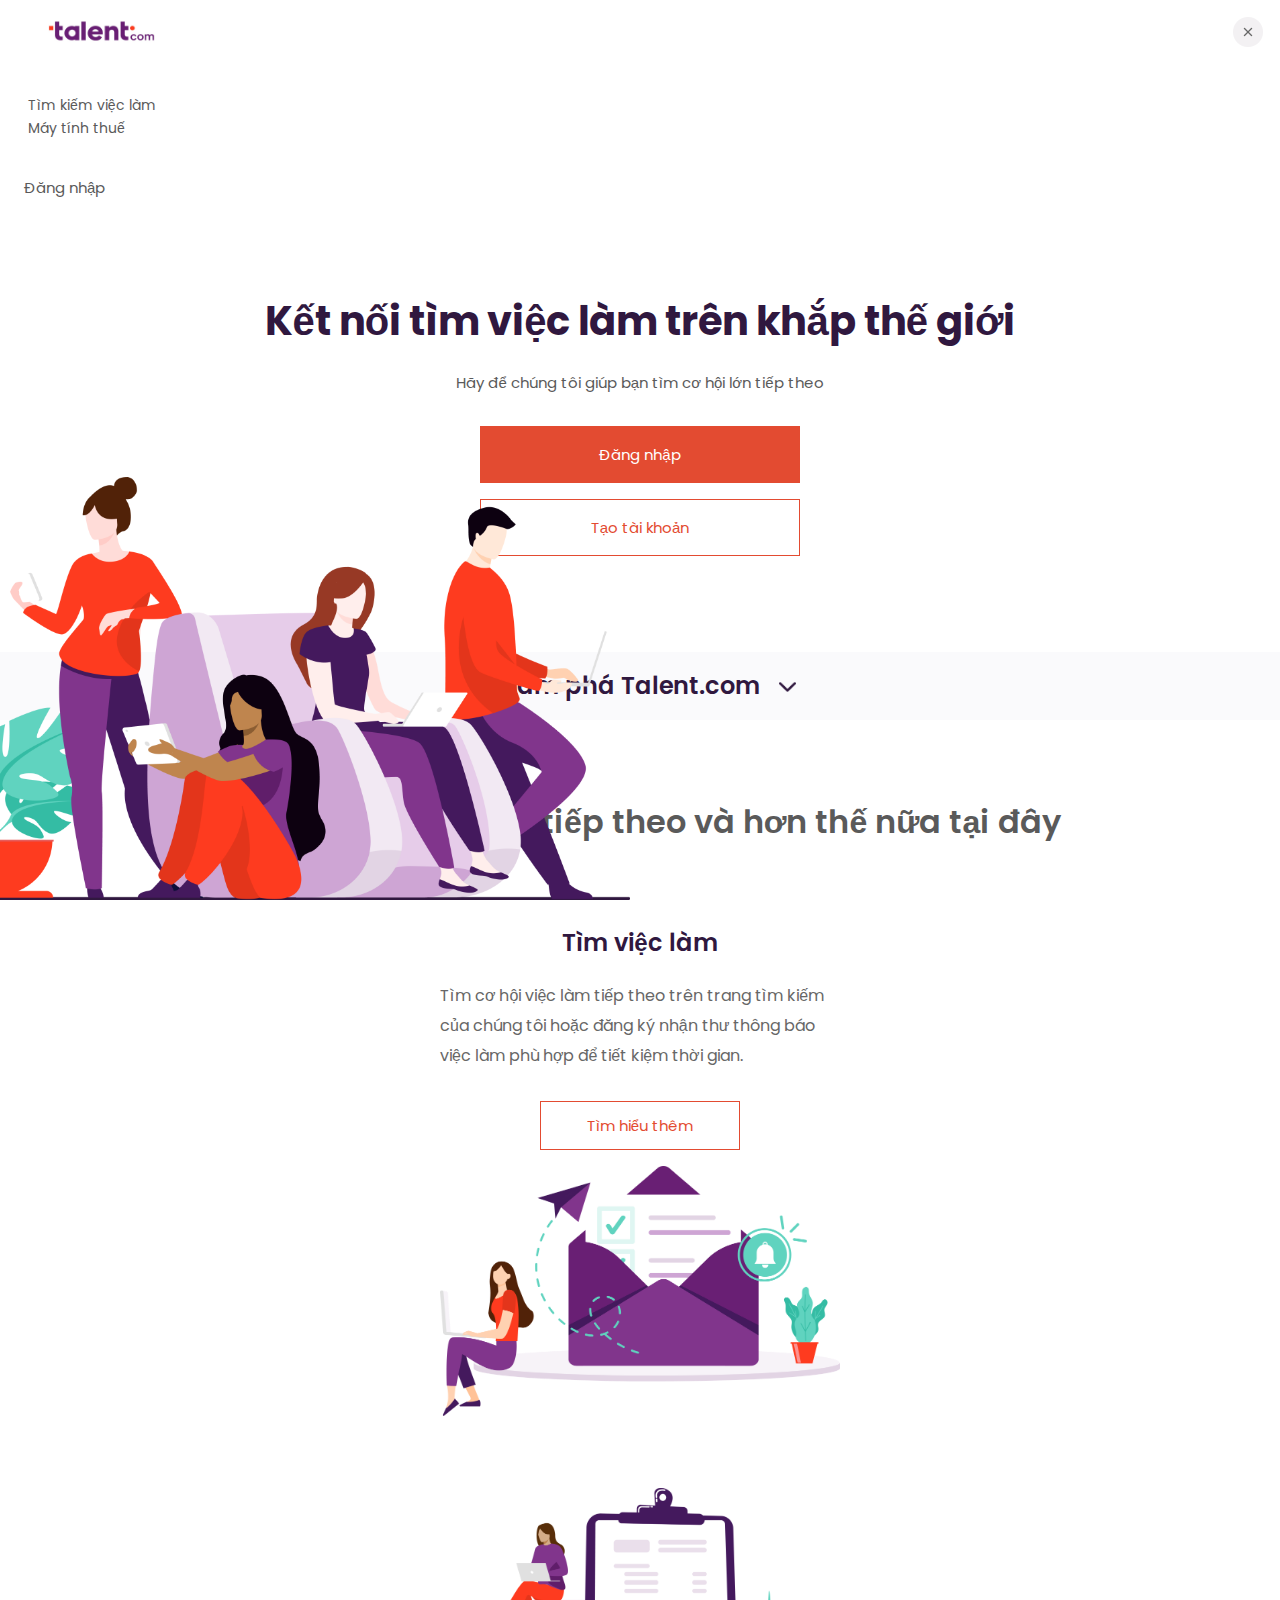
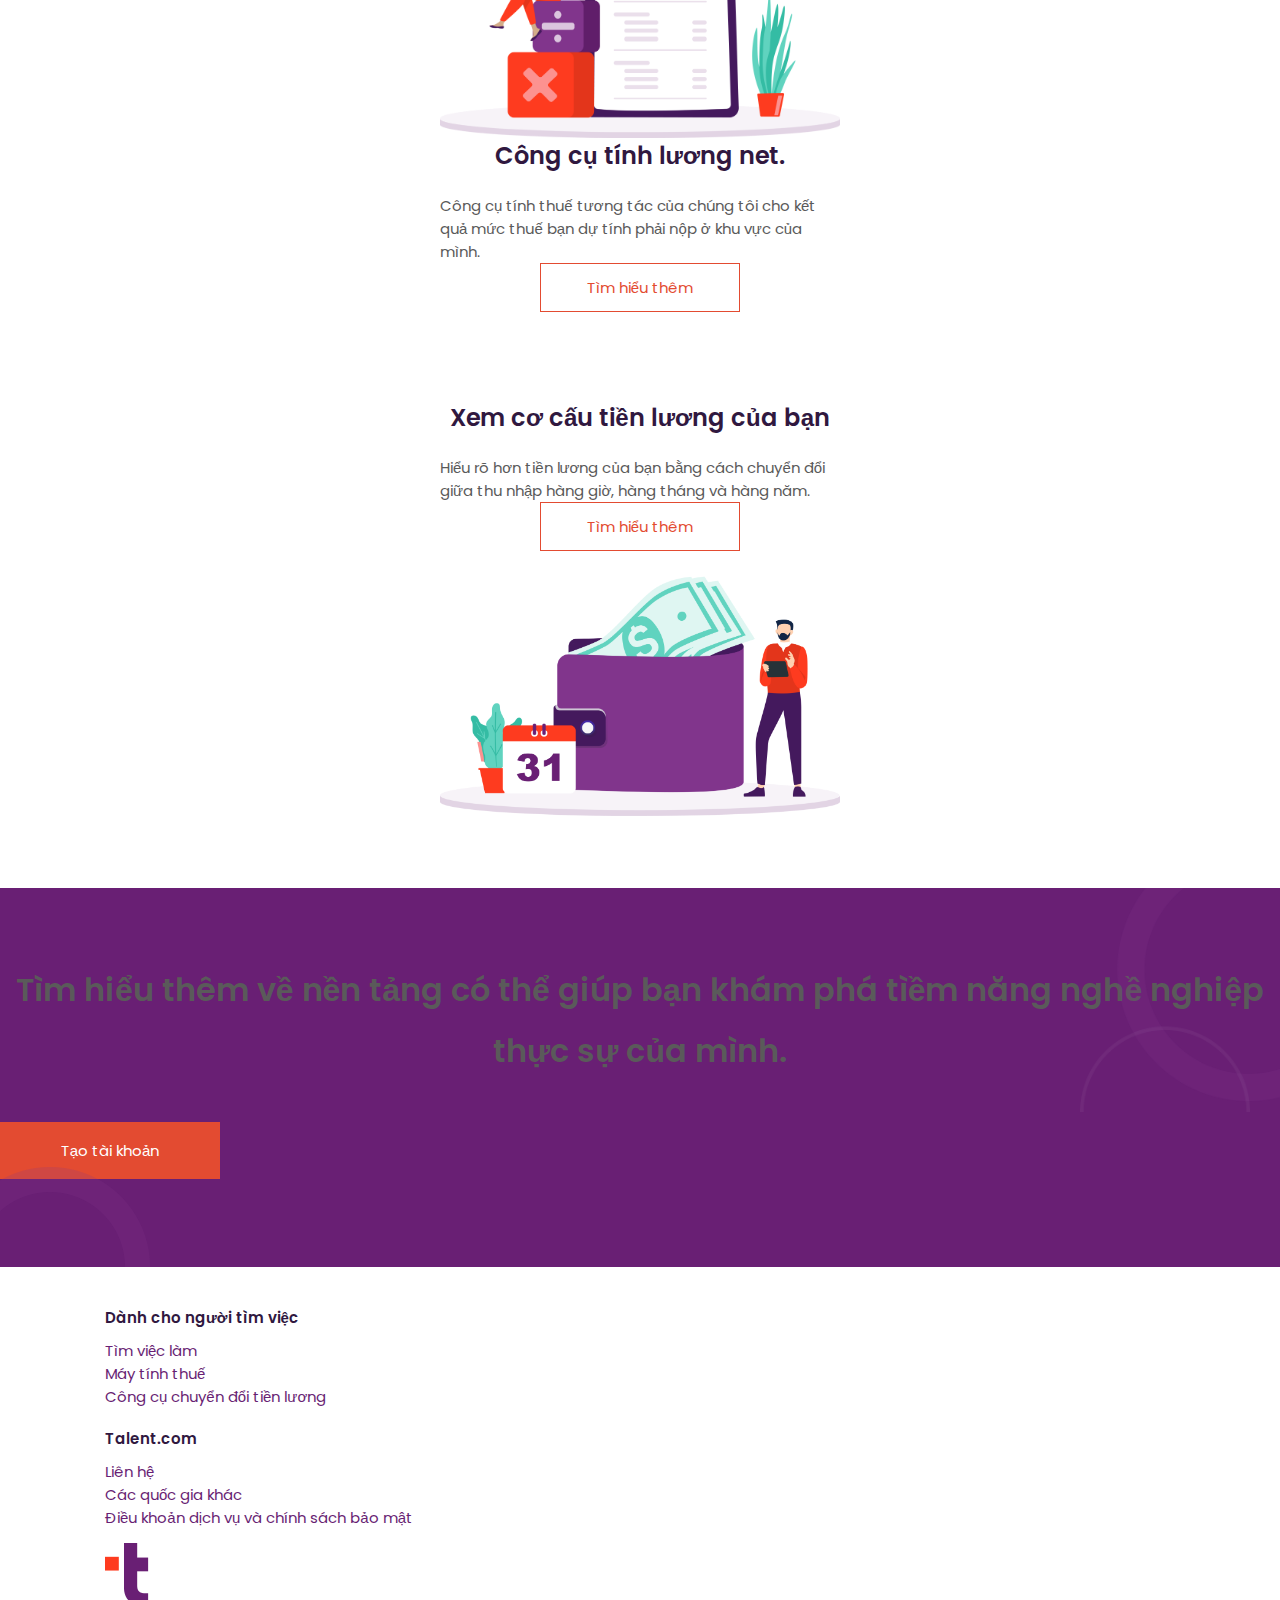
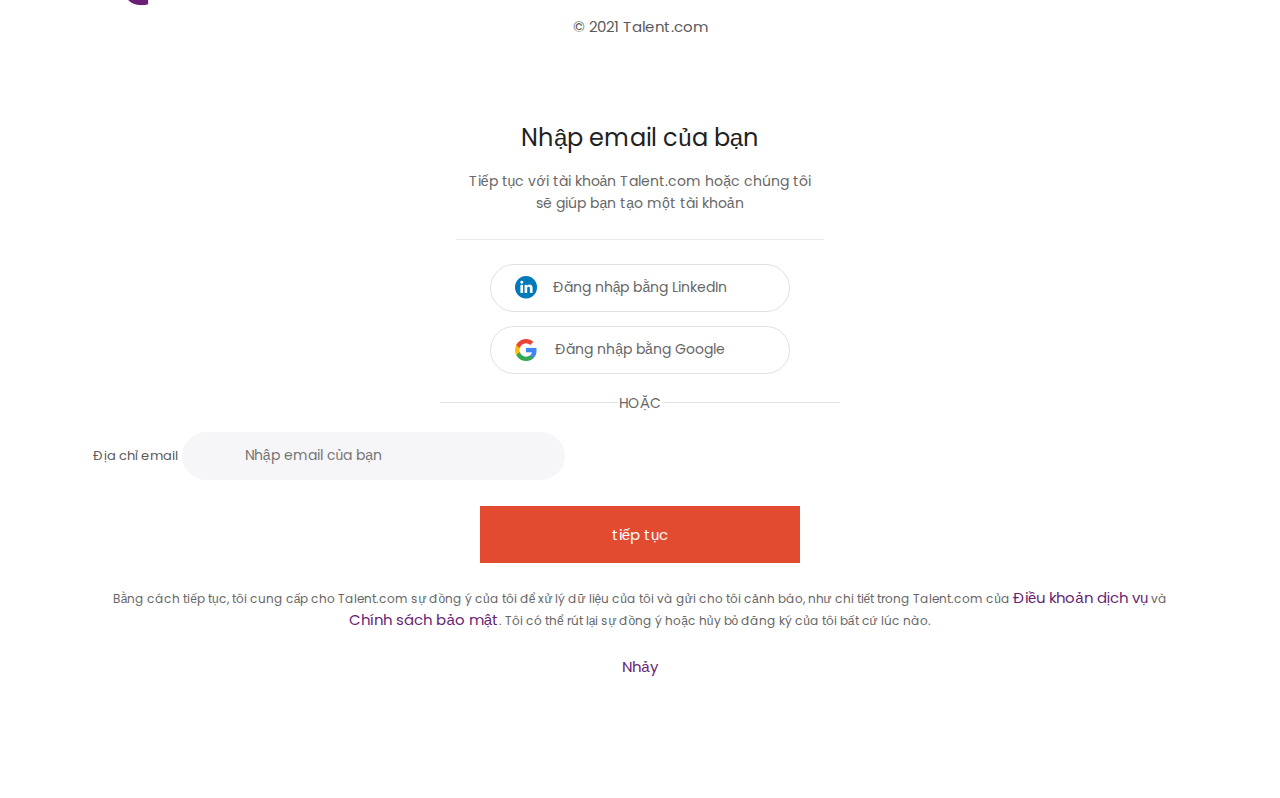
<file: index.html>
<!doctype html>
<html lang="en">
  <head>
    <meta charset="utf-8">
    <meta name="viewport" content="width=device-width, initial-scale=1">
    <link href="https://cdn.jsdelivr.net/npm/bootstrap@5.0.2/dist/css/bootstrap.min.css" rel="stylesheet" integrity="sha384-EVSTQN3/azprG1Anm3QDgpJLIm9Nao0Yz1ztcQTwFspd3yD65VohhpuuCOmLASjC" crossorigin="anonymous">
    <link rel="stylesheet" href="https://cdnjs.cloudflare.com/ajax/libs/font-awesome/6.0.0-beta3/css/all.min.css" integrity="sha512-Fo3rlrZj/k7ujTnHg4CGR2D7kSs0v4LLanw2qksYuRlEzO+tcaEPQogQ0KaoGN26/zrn20ImR1DfuLWnOo7aBA==" crossorigin="anonymous" referrerpolicy="no-referrer" />
    <link rel="stylesheet" href="css/style.css">
    <link rel="stylesheet" href="css/responsive.css">
    <link rel="icon" href="images/favicon-32x32.png">
    <title>Talent.com Tìm kiếm việc làm | Tìm việc làm gần bạn!</title>
  </head>
  <body>
    <!-- Menu -->
    <div class="menu d-flex">
        <div class="menu-left">
            <a href="index.html">
                <img src="images/Talent.com-1000x600-1.jpg" alt="Home image 2" style="width: 107px;height: 62px;">
            </a>
        </div>
        <div class="menu-middle d-flex">
            <div class="menu-item">
                <a href="job.html">Tìm kiếm việc làm</a>
            </div>
            <div class="menu-item">
                <a href="calculator.html">Máy tính thuế</a>
            </div>
        </div>
        <div class="menu-right">
            <div class="menu_item login_btn rounded-pill border" data-bs-toggle="modal" data-bs-target="#login-form">
                <a href="#">Đăng nhập</a>
            </div>
        </div>
    </div>
    <!-- End Menu -->

    <!-- Main -->
    <div class="main">
        <section class="section-header">
            <div class="row">
                <div class="col-12 col-lg-6 position-relative img-header">
                    <img src="images/img-home-1.png" alt="Photo">
                </div>  
                <div class="col-12 col-lg-6 main-title">
                    <h1 class="section-title">Kết nối tìm việc làm trên khắp thế giới</h1>
                    <p>Hãy để chúng tôi giúp bạn tìm cơ hội lớn tiếp theo</p>
                    <button class="signin-btn rounded-pill">Đăng nhập</button>
                    <button class="signup-btn rounded-pill">Tạo tài khoản</button>
                </div>
            </div>
        </section>
        <section class="section-seo">
            <div class="col-12">
                <h3 class="section-title" id="discovery-talent" style="padding: 16px 0 16px;">
                    Khám phá Talent.com
                    <span class="arrow"></span>
                </h3>
            </div>
            <div class="col-12 hidden hidden-section">
                <div class="row" style="max-width: 1100px;margin: 10px auto;">
                    <div class="col-12 col-lg-3 text-center mb-2">
                        <h4>Tìm bằng từ khóa
                        <span class="arrow"></span></h4>
                    </div>
                    <div class="col-12 col-lg-3 text-center mb-2">
                        <h4>Tìm theo địa điểm
                        <span class="arrow"></span></h4>
                    </div>
                    <div class="col-12 col-lg-3 text-center mb-2">
                        <h4>Công cụ chuyển đổi tiền lương
                        <span class="arrow"></span></h4>
                    </div>
                    <div class="col-12 col-lg-3 text-center mb-2">
                        <h4>Máy tính thuế
                        <span class="arrow"></span></h4>
                    </div>
                </div>
            </div>
        </section>
        <section class="w-100 align-items-center" style="padding: 72px 120px 0;">
            <h2 class="section-title text-center">
                Tìm cơ hội việc làm tiếp theo và hơn thế nữa tại đây
            </h2>
        </section>
        <section class="section-job-search">
            <div class="row">
                <div class="col-12 col-lg-6">
                    <div class="col-alignment">
                        <h3 class="section-title justify-content-start w-75" style="margin-bottom: 20px;">Tìm việc làm</h3>
                        <p class="w-75">Tìm cơ hội việc làm tiếp theo trên trang tìm kiếm của chúng tôi hoặc đăng ký nhận thư thông báo việc làm phù hợp để tiết kiệm thời gian.</p>
                        <button class="signup-btn more-btn rounded-pill ms-0" style="min-width: 200px;padding: 12px 18px;">Tìm hiểu thêm</button>
                    </div>
                </div>
                <div class="col-12 col-lg-6">
                    <img class="image-" src="images/img-home-2.png" alt="Home iamge 2">
                </div>
            </div>
        </section>
        <section class="section-calculate-pay">
            <div class="row">
                <div class="col-lg-6">
                    <img class="image-" src="images/img-home-4.png" alt="Home iamge 4">
                </div>
                <div class="col-lg-6">
                    <div class="col-alignment">
                        <h3 class="section-title justify-content-start w-75" style="margin-bottom: 20px;">Công cụ tính lương net.</h3>
                        <p class="w-75">Công cụ tính thuế tương tác của chúng tôi cho kết quả mức thuế bạn dự tính phải nộp ở khu vực của mình.</p>
                        <button class="signup-btn more-btn rounded-pill border ms-0" style="min-width: 200px;padding: 12px 18px;">Tìm hiểu thêm</button>
                    </div>
                </div>
            </div>
        </section>
        <section class="section-convert-salary">
            <div class="row">
                <div class="col-lg-6">
                    <div class="col-alignment">
                        <h3 class="section-title justify-content-start w-75" style="margin-bottom: 20px;">Xem cơ cấu tiền lương của bạn</h3>
                        <p class="w-75">Hiểu rõ hơn tiền lương của bạn bằng cách chuyển đổi giữa thu nhập hàng giờ, hàng tháng và hàng năm.</p>
                        <button class="signup-btn more-btn rounded-pill border ms-0" style="min-width: 200px;padding: 12px 18px;">Tìm hiểu thêm</button>
                    </div>
                </div>
                <div class="col-lg-6">
                    <img class="image-" src="images/img-home-5.png" alt="Home iamge 5">
                </div>
            </div>
        </section>
        <section class="section-create-account w-100">
            <img class="right-circle" src="images/footer_right.png" alt="circle image 1">
            <div class="section-container">
                <div class="section-title-create">
                    <h2 class="section-title text-white" style="margin-bottom: 40px;">Tìm hiểu thêm về nền tảng có thể giúp bạn khám phá tìềm năng nghề nghiệp thực sự của mình.</h2>
                    <button class="signin-btn rounded-pill d-flex justify-content-center align-items-center" style="min-width: 220px;">Tạo tài khoản</button>
                </div>
            </div>
            <img class="left-circle" src="images/footer_left.png" alt="circle image 2">
        </section>
    </div>
    <!-- End Main -->

    <!-- Footer -->
    <div class="footer">
        <div class="row">
            <div class="col-10 col-lg-4">
                <div class="footer-title">Dành cho người tìm việc</div>
                <div class="footer-link">
                    <a href="#">Tìm việc làm</a>
                    <a href="#">Máy tính thuế</a>
                    <a href="#">Công cụ chuyển đổi tiền lương</a>
                </div>
            </div>
            <div class="col-10 col-lg-4">
                <div class="footer-title">Talent.com</div>
                <div class="footer-link">
                    <a href="#">Liên hệ</a>
                    <a href="#">Các quốc gia khác</a>
                    <a href="#">Điều khoản dịch vụ và chính sách bảo mật</a>
                </div>
            </div>
            <div class="col-12 col-lg-4">
                <div class="d-flex flex-column">
                    <img src="images/icon-talent-t-logo.png" alt="Footer logo">
                    <div class="copyright">© 2021 Talent.com</div>
                </div>
            </div>
        </div>
    </div>
    <!-- End Footer -->

    <!-- Modal Login -->
    <div class="modal" id="login-form" tabindex="-1" aria-hidden="true">
        <div class="modal-dialog">
            <div class="modal-content">
                <div class="modal-body">
                    <div class="login-form-header">
                        <div class="login-header">
                            <div class="login-title">Nhập email của bạn</div>
                            <div class="login-snippet">Tiếp tục với tài khoản Talent.com hoặc chúng tôi sẽ giúp bạn tạo một tài khoản</div>
                        </div>
                        <div class="close-btn" data-bs-dismiss="modal"></div>
                    </div>
                    <form action="" id="login-form">
                        <a href="#">
                            <button type="button" class="btn-ezlogin btn-linkedIn">
                                Đăng nhập bằng LinkedIn
                            </button>
                        </a>
                        <a href="#">
                            <button type="button" class="btn-ezlogin btn-google">
                                Đăng nhập bằng Google
                            </button>
                        </a>
                        <div class="Login-options">
                            <div class="option-border"></div>
                            <div class="option-text">Hoặc</div>
                            <div class="option-border"></div>
                        </div>
                        <div class="input-wrap">
                            <label class="form-label">Địa chỉ email</label>
                            <input type="email" class="form-control input-search" name="input-email" placeholder="Nhập email của bạn">
                        </div>
                        <button class="signin-btn counti-btn rounded-pill" type="button">tiếp tục</button>
                        <div class="disclaimer-wrap">
                            <div class="disclaimer">
                                Bằng cách tiếp tục, tôi cung cấp cho Talent.com sự đồng ý của tôi để xử lý dữ liệu của tôi và gửi cho tôi cảnh báo, như chi tiết trong Talent.com của <a href="#">Điều khoản dịch vụ</a> và <a href="#">Chính sách bảo mật</a>. Tôi có thể rút lại sự đồng ý hoặc hủy bỏ đăng ký của tôi bất cứ lúc nào.
                            </div>
                        </div>
                        <div class="skip-btn"  data-bs-dismiss="modal">Nhảy</div>
                    </form>
                </div>
            </div>
        </div>
    </div>
    <!-- End Modal Login -->

    <script src="https://cdnjs.cloudflare.com/ajax/libs/jquery/3.6.0/jquery.min.js" integrity="sha512-894YE6QWD5I59HgZOGReFYm4dnWc1Qt5NtvYSaNcOP+u1T9qYdvdihz0PPSiiqn/+/3e7Jo4EaG7TubfWGUrMQ==" crossorigin="anonymous" referrerpolicy="no-referrer"></script>
    <script src="https://cdn.jsdelivr.net/npm/bootstrap@5.0.2/dist/js/bootstrap.bundle.min.js" integrity="sha384-MrcW6ZMFYlzcLA8Nl+NtUVF0sA7MsXsP1UyJoMp4YLEuNSfAP+JcXn/tWtIaxVXM" crossorigin="anonymous"></script>
    <script src="js/javascript.js"></script>
  </body>
</html>
</file>
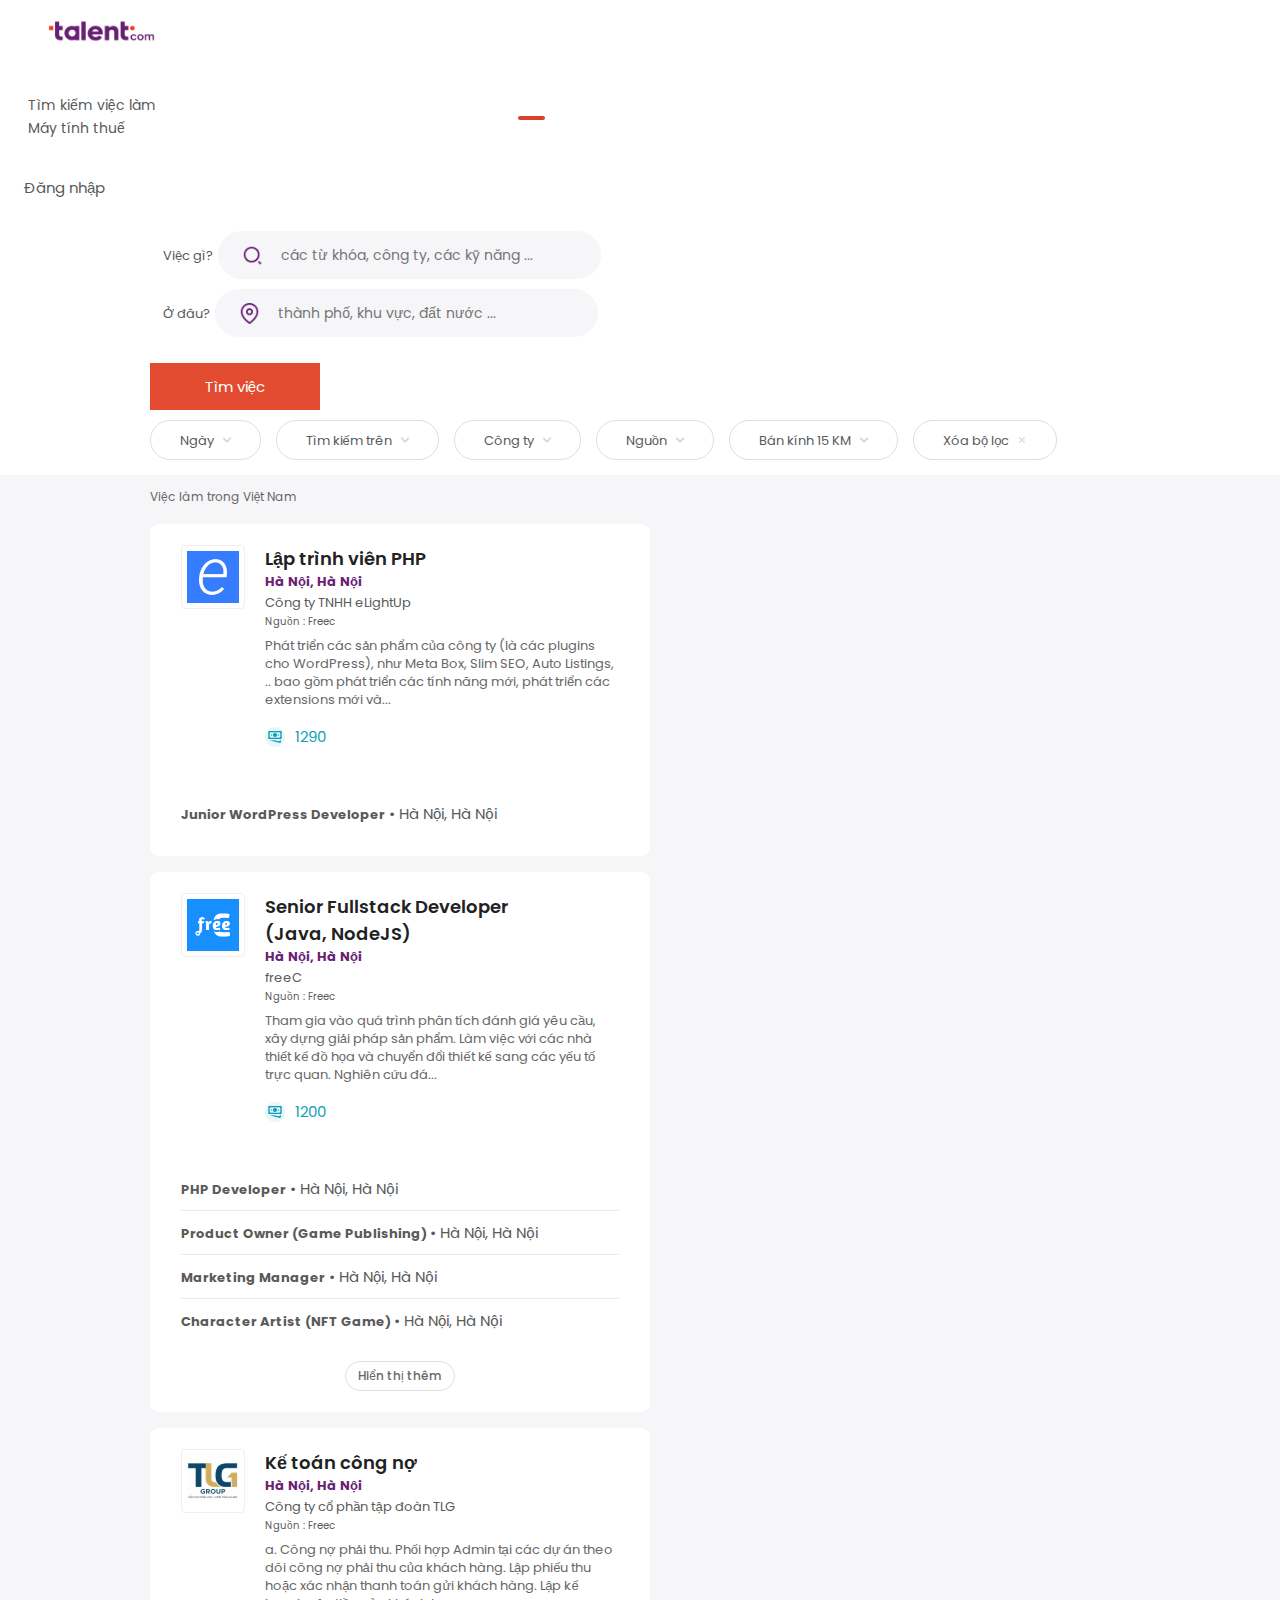
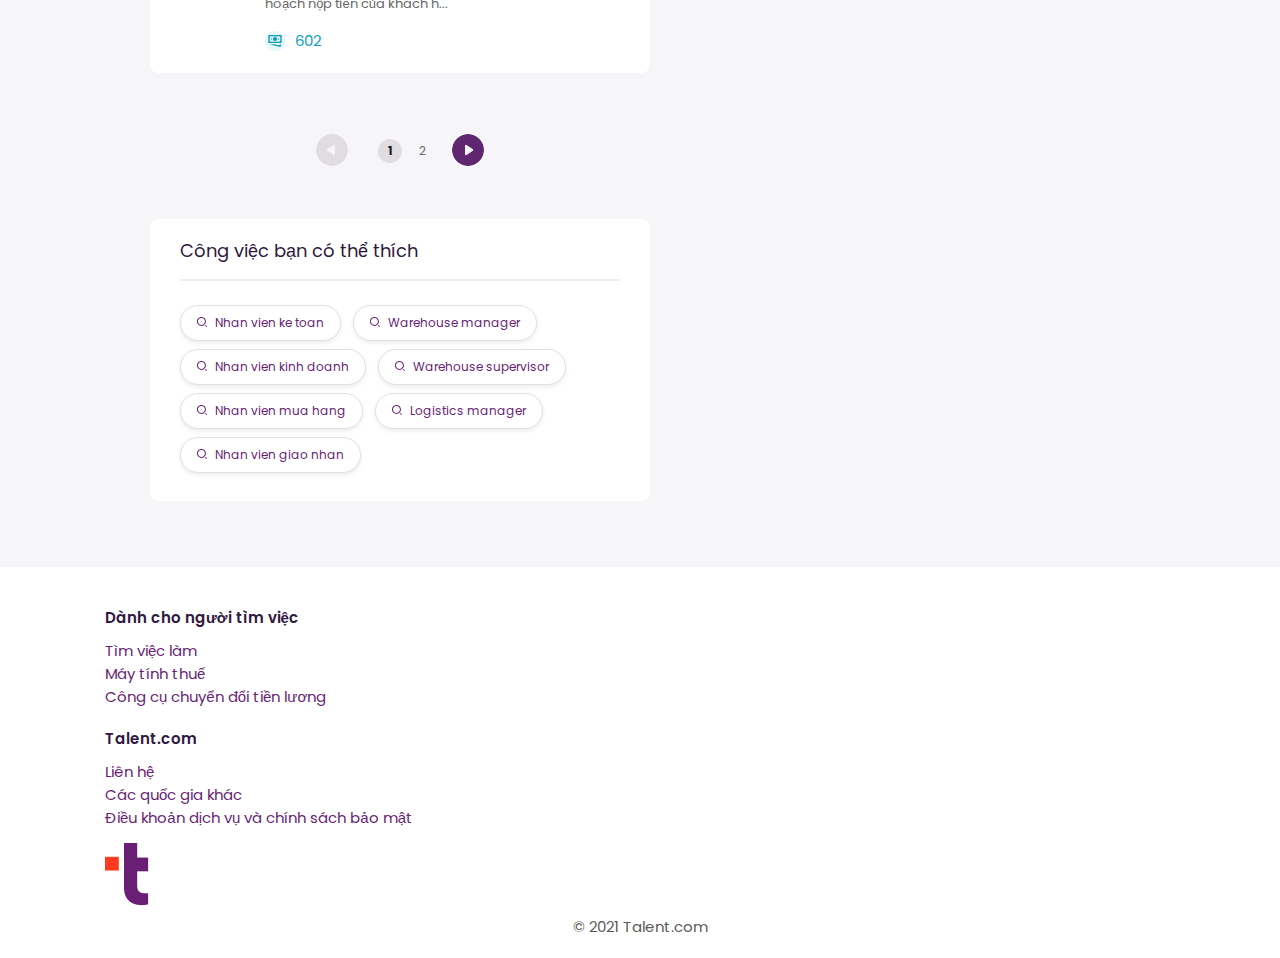
<file: job.html>
<!doctype html>
<html lang="en">
    <head>
        <meta charset="utf-8">
        <meta name="viewport" content="width=device-width, initial-scale=1">
        <link href="https://cdn.jsdelivr.net/npm/bootstrap@5.0.2/dist/css/bootstrap.min.css" rel="stylesheet" integrity="sha384-EVSTQN3/azprG1Anm3QDgpJLIm9Nao0Yz1ztcQTwFspd3yD65VohhpuuCOmLASjC" crossorigin="anonymous">
        <link rel="stylesheet" href="https://cdnjs.cloudflare.com/ajax/libs/font-awesome/6.0.0-beta3/css/all.min.css" integrity="sha512-Fo3rlrZj/k7ujTnHg4CGR2D7kSs0v4LLanw2qksYuRlEzO+tcaEPQogQ0KaoGN26/zrn20ImR1DfuLWnOo7aBA==" crossorigin="anonymous" referrerpolicy="no-referrer" />
        <link rel="stylesheet" href="css/style.css">
        <link rel="stylesheet" href="css/responsive.css">
        <link rel="icon" href="images/favicon-32x32.png">
        <title>Cơ hội việc làm trong Việt Nam | Thuê ngay</title>
    </head>
    <body>

        <!-- Menu -->
        <div class="menu d-flex">
            <div class="menu-left">
                <a href="index.html">
                    <img src="images/Talent.com-1000x600-1.jpg" alt="Home image 2" style="width: 107px;height: 62px;">
                </a>
            </div>
            <div class="menu-middle d-flex">
                <div class="menu-item active">
                    <a href="job.html">Tìm kiếm việc làm</a>
                </div>
                <div class="menu-item">
                    <a href="calculator.html">Máy tính thuế</a>
                </div>
            </div>
            <div class="menu-right">
                <div class="menu_item login_btn rounded-pill border" data-bs-toggle="modal" data-bs-target="#login-form">
                    <a href="#">Đăng nhập</a>
                </div>
            </div>
        </div>
        <!-- End Menu -->

        <!-- Main -->
        <div class="jobsearch">
            <form action="">
                <div class="row">
                    <div class="col-12 col-lg-4 keyword-search">
                        <label class="form-label">Việc gì?</label>
                        <input class="input-keyword form-control input-search" type="text" name="input-key" placeholder="các từ khóa, công ty, các kỹ năng ..." autocomplete="off">
                    </div>
                    <div class="col-12 col-lg-4 location-search">
                        <label class="form-label">Ở đâu?</label>
                        <input class="input-location input-search form-control" type="text" name="input-location" placeholder="thành phố, khu vực, đất nước ..." autocomplete="off">
                    </div>
                    <div class="col-2 d-flex align-items-center">
                        <button class="signin-btn rounded-pill" style="min-width: 170px;margin: 16px 0px 0px; padding: 11px;">Tìm việc</button>
                    </div>
                </div>
                <div class="jobfilters">
                    <div class="jobfilters-filter">
                        <div class="jobfilters-label rounded-pill">
                            Ngày
                            <img src="images/dropdown_arrow.png" alt="Arrow dropdown">
                        </div>
                        <ul class="jobfilters-listFilter" id="filter_date">
                            <li class="jobfilters-item">Bất kỳ</li>
                            <li class="jobfilters-item">24 giờ trước</li>
                            <li class="jobfilters-item">3 ngày trước</li>
                            <li class="jobfilters-item">7 ngày trước</li>
                            <li class="jobfilters-item">30 ngày trước</li>
                        </ul>
                    </div>
                    <div class="jobfilters-filter">
                        <div class="jobfilters-label rounded-pill">
                            Tìm kiếm trên
                            <img src="images/dropdown_arrow.png" alt="Arrow dropdown">
                        </div>
                        <ul class="jobfilters-listFilter" id="filter_field">
                            <li class="jobfilters-item">tất cả các lĩnh vực</li>
                            <li class="jobfilters-item">Theo chức danh</li>
                        </ul>
                    </div>
                    <div class="jobfilters-filter">
                        <div class="jobfilters-label rounded-pill">
                            Công ty
                            <img src="images/dropdown_arrow.png" alt="Arrow dropdown">
                        </div>
                        <ul class="jobfilters-listFilter" id="filter_company">
                            <li class="jobfilters-item">Bất cứ công ty</li>
                            <li>
                                <input class="input-search input-company" name="input-company" type="text" placeholder="Tên công ty...">
                            </li>
                        </ul>
                    </div>
                    <div class="jobfilters-filter">
                        <div class="jobfilters-label rounded-pill">
                            Nguồn
                            <img src="images/dropdown_arrow.png" alt="Arrow dropdown">
                        </div>
                        <ul class="jobfilters-listFilter" id="filter_source_ype">
                            <li class="jobfilters-item">Bất kỳ</li>
                            <li class="jobfilters-item">Các công ty</li>
                            <li class="jobfilters-item">Nhân sự</li>
                            <li class="jobfilters-item">Trang việc làm</li>
                        </ul>
                    </div>
                    <div class="jobfilters-filter">
                        <div class="jobfilters-label rounded-pill">
                            Bán kính 15 KM
                            <img src="images/dropdown_arrow.png" alt="Arrow dropdown">
                        </div>
                        <ul class="jobfilters-listFilter" id="filter_radius">
                            <li class="jobfilters-item">Địa điểm chính xác</li>
                            <li class="jobfilters-item">5 KM</li>
                            <li class="jobfilters-item">15 KM</li>
                            <li class="jobfilters-item">25 KM</li>
                            <li class="jobfilters-item">50 KM</li>
                            <li class="jobfilters-item">100 KM</li>
                        </ul>
                    </div>
                    <div class="jobfilters-filter">
                        <div class="jobfilters-label rounded-pill">
                            Xóa bộ lọc
                            <img src="images/clear.png" alt="Arrow dropdown">
                        </div>
                    </div>
                </div>
            </form>
        </div>
        <div style="background-color: #F6F6F9;;">
            <div class="content">
                <div class="card-page-title">
                    Việc làm trong Việt Nam
                </div>
                <div class="content-left">
                    <div class="joblist">
                        <div class="card-job">
                            <div class="job-item">
                                <img src="images/get-logo.png" alt="Company logo">
                                <div class="job">
                                    <h2 class="card-job-title">
                                        <a href="#">Lập trình viên PHP</a>
                                    </h2>
                                    <div class="card-job-infor">
                                        <div class="card-job-infor-wrap">
                                            <div class="card-job-location">Hà Nội, Hà Nội</div>
                                            <div class="card-job-empname">Công ty TNHH eLightUp </div>
                                            <div class="card-job-source">Nguồn : Freec</div>
                                        </div>
                                    </div>
                                    <div class="card-job-snippet">
                                        <p>Phát triển các sản phẩm của công ty (là các plugins cho WordPress), như Meta Box, Slim SEO, Auto Listings, .. bao gồm phát triển các tính năng mới, phát triển các extensions mới và...</p>
                                    </div>
                                    <div class="job-badges">
                                        <div class="card-job-badges-salary">
                                            1290
                                        </div>
                                    </div>
                                </div>
                            </div>
                            <div class="otherjob">
                                <div class="card-other-job">
                                    <a href="#" class="other-job-link">Junior WordPress Developer</a>
                                    <span> • Hà Nội, Hà Nội</span>
                                </div>
                            </div>
                        </div>
                        <div class="card-job">
                            <div class="job-item">
                                <img src="images/get-logo (1).png" alt="Company logo">
                                <div class="job">
                                    <h2 class="card-job-title">
                                        <a href="#">Senior Fullstack Developer (Java, NodeJS)</a>
                                    </h2>
                                    <div class="card-job-infor">
                                        <div class="card-job-infor-wrap">
                                            <div class="card-job-location">Hà Nội, Hà Nội</div>
                                            <div class="card-job-empname">freeC </div>
                                            <div class="card-job-source">Nguồn : Freec</div>
                                        </div>
                                    </div>
                                    <div class="card-job-snippet">
                                        <p>Tham gia vào quá trình phân tích đánh giá yêu cầu, xây dựng giải pháp sản phẩm. Làm việc với các nhà thiết kế đồ họa và chuyển đổi thiết kế sang các yếu tố trực quan. Nghiên cứu đá...</p>
                                    </div>
                                    <div class="job-badges">
                                        <div class="card-job-badges-salary">
                                            1200
                                        </div>
                                    </div>
                                </div>
                            </div>
                            <div class="otherjob">
                                <div class="card-other-job">
                                    <a href="#" class="other-job-link">PHP Developer</a>
                                    <span> • Hà Nội, Hà Nội</span>
                                </div>
                                <div class="card-other-job">
                                    <a href="#" class="other-job-link">Product Owner (Game Publishing) </a>
                                    <span> • Hà Nội, Hà Nội</span>
                                </div>
                                <div class="card-other-job">
                                    <a href="#" class="other-job-link">Marketing Manager</a>
                                    <span> • Hà Nội, Hà Nội</span>
                                </div>
                                <div class="card-other-job">
                                    <a href="#" class="other-job-link">Character Artist (NFT Game) </a>
                                    <span> • Hà Nội, Hà Nội</span>
                                </div>
                                <div class="card-other-job hidden">
                                    <a href="#" class="other-job-link">IOS Developer</a>
                                    <span> • Hà Nội, Hà Nội</span>
                                </div>
                                <div class="card-other-job hidden">
                                    <a href="#" class="other-job-link">Senior Unity Developer (NFT, Casual Game)</a>
                                    <span> • Hà Nội, Hà Nội</span>
                                </div>
                                <div class="card-other-job hidden">
                                    <a href="#" class="other-job-link">Chief Technology Officer </a>
                                    <span> • Hà Nội, Hà Nội</span>
                                </div>
                                <div class="card-other-job hidden">
                                    <a href="#" class="other-job-link">Senior Business Analyst </a>
                                    <span> • Hà Nội, Hà Nội</span>
                                </div>
                                <div class="card-other-job hidden">
                                    <a href="#" class="other-job-link">2D Game Artist </a>
                                    <span> • Hà Nội, Hà Nội</span>
                                </div>
                                <div class="show-more">
                                    <div class="btn-show-more">Hiển thị thêm</div>
                                </div>     
                            </div>
                        </div>
                        <div class="card-job">
                            <div class="job-item">
                                <img src="images/get-logo (2).png" alt="Company logo">
                                <div class="job">
                                    <h2 class="card-job-title">
                                        <a href="#">Kế toán công nợ</a>
                                    </h2>
                                    <div class="card-job-infor">
                                        <div class="card-job-infor-wrap">
                                            <div class="card-job-location">Hà Nội, Hà Nội</div>
                                            <div class="card-job-empname">Công ty cổ phần tập đoàn TLG </div>
                                            <div class="card-job-source">Nguồn : Freec</div>
                                        </div>
                                    </div>
                                    <div class="card-job-snippet">
                                        <p>a. Công nợ phải thu. Phối hợp Admin tại các dự án theo dõi công nợ phải thu của khách hàng. Lập phiếu thu hoặc xác nhận thanh toán gửi khách hàng. Lập kế hoạch nộp tiền của khách h...</p>
                                    </div>
                                    <div class="job-badges">
                                        <div class="card-job-badges-salary">
                                            602
                                        </div>
                                    </div>
                                </div>
                            </div>
                        </div>
                    </div>
                    <div class="pagination_">
                        <div class="pagination-wrap">
                            <a href="#">
                                <span class="disable-pre-page-btn pre-page-btn page-btn"></span>
                            </a>
                            <a href="#">
                                <span class="page-num selected">1</span>
                            </a>
                            <a href="#">
                                <span class="page-num">2</span>
                            </a>
                            <a href="#">
                                <span class="next-page-btn page-btn"></span>
                            </a>
                        </div>
                    </div>
                    <div class="relatedJobs">
                        <div class="card-related">
                            <div class="card-related-title">Công việc bạn có thể thích</div>
                            <div class="jobsense">
                                <a href="#" class="job-title">
                                    <div class="job-title-label">Nhan vien ke toan</div>
                                </a>
                                <a href="#" class="job-title">
                                    <div class="job-title-label">Warehouse manager</div>
                                </a>
                                <a href="#" class="job-title">
                                    <div class="job-title-label">Nhan vien kinh doanh</div>
                                </a>
                                <a href="#" class="job-title">
                                    <div class="job-title-label">Warehouse supervisor</div>
                                </a>
                                <a href="#" class="job-title">
                                    <div class="job-title-label">Nhan vien mua hang</div>
                                </a>
                                <a href="#" class="job-title">
                                    <div class="job-title-label">Logistics manager</div>
                                </a>
                                <a href="#" class="job-title">
                                    <div class="job-title-label">Nhan vien giao nhan</div>
                                </a>
                            </div>
                        </div>
                    </div>
                </div>
            </div>
        </div>
        <!-- End Main -->

        <!-- Footer -->
        <div class="footer">
            <div class="row">
                <div class="col-10 col-lg-4">
                    <div class="footer-title">Dành cho người tìm việc</div>
                    <div class="footer-link">
                        <a href="#">Tìm việc làm</a>
                        <a href="#">Máy tính thuế</a>
                        <a href="#">Công cụ chuyển đổi tiền lương</a>
                    </div>
                </div>
                <div class="col-10 col-lg-4">
                    <div class="footer-title">Talent.com</div>
                    <div class="footer-link">
                        <a href="#">Liên hệ</a>
                        <a href="#">Các quốc gia khác</a>
                        <a href="#">Điều khoản dịch vụ và chính sách bảo mật</a>
                    </div>
                </div>
                <div class="col-12 col-lg-4">
                    <div class="d-flex flex-column">
                        <img src="images/icon-talent-t-logo.png" alt="Footer logo">
                        <div class="copyright">© 2021 Talent.com</div>
                    </div>
                </div>
            </div>
        </div>
        <!-- End Footer -->

        
        <script src="https://cdnjs.cloudflare.com/ajax/libs/jquery/3.6.0/jquery.min.js" integrity="sha512-894YE6QWD5I59HgZOGReFYm4dnWc1Qt5NtvYSaNcOP+u1T9qYdvdihz0PPSiiqn/+/3e7Jo4EaG7TubfWGUrMQ==" crossorigin="anonymous" referrerpolicy="no-referrer"></script>
        <script src="https://cdn.jsdelivr.net/npm/bootstrap@5.0.2/dist/js/bootstrap.bundle.min.js" integrity="sha384-MrcW6ZMFYlzcLA8Nl+NtUVF0sA7MsXsP1UyJoMp4YLEuNSfAP+JcXn/tWtIaxVXM" crossorigin="anonymous"></script>
        <script src="js/javascript.js"></script>
    </body>
</html>
</file>
<file: css/style.css>
@import url('https://fonts.googleapis.com/css2?family=Poppins:wght@400;700&display=swap');

*{
    font-family: "Poppins",sans-serif;
    padding: 0px;
    margin: 0px;
    box-sizing: border-box;
    font-size: 15px;
    /* background-color: #ffffff;   */
}

html{
    font-family: "Poppins",sans-serif;
    font-size: 15px;
    color: #5a5a5a;
    background-color: #ffffff;
    text-rendering: optimizeLegibility;
    overflow-x: hidden;
}

/* MENU */

.menu{
    justify-content: space-between;
}

.menu-left{
    margin: 0px 0px 20px 48px;
}

.menu-right{
    margin: auto 48px auto 0px;
}

.login_btn{
    padding: 12px 24px;
}

.menu-middle{
    margin: 25px auto;
    position: relative;
}

.menu a{
    color: #5a5a5a;
    text-decoration: none;
}

.menu a:hover{
    color: #691f74
}

.menu-item a{
    font-size: 14px;
}

.menu-item.active{
    color: #222222;
}

.menu-item.active::after{
    position: absolute;
    content: '';
    height: 4px;
    width: 27px;
    border-radius: 50px;
    background: #d6432a;
    bottom: -4px;
    left: 40%;
    text-align: center; 
}

.menu-middle .menu-item{
    margin: 0px 28px;
    position: relative;
}

/* END MENU */

/* Main */

.section-header img{
    width: 850px;
    height: auto;
    position: absolute;
    left: -220px;
    bottom: 0;
}

.main-title{
    padding: 80px;
    display: flex;
    flex-direction: column;
}

h1.section-title{
    font-weight: bold;
    font-size: 40px;
    line-height: 60px;
    text-align: center;
    color: #30183F;
    margin-bottom: 20px;
    align-self: center;
}

.main-title p{
    text-align: center;
    margin: 0 auto 32px;
}

.signin-btn, .signup-btn{
    border: 1px solid #e34b31;
    padding: 16px 18px;
    margin: 0 auto 16px;
    min-width: 320px;
    max-width: 100%;
}

.signin-btn{
    background-color: #e34b31;
    color: white;
}

.signin-btn:hover{
    background-color: #cc442c;
}

.signup-btn{
    border: 1px solid #e34b31 !important;
    color: #e34b31;
    background-color: white;
}

.signup-btn:hover{
    background-color: #e34b31;
    color: white;
}

h3.section-title {
    font-weight: 600;
    font-size: 24px;
    line-height: 36px;
    display: flex;
    align-items: center;
    text-align: left;
    color: #30183F;
    justify-content: center;
    margin: 0px;
}

.section-seo{
    background-color: #FAFAFC;
    margin: 0 auto;
}

.section-seo .arrow{
    background: url(../images/img-purple-arrow.png);
    background-repeat: no-repeat;
    background-size: contain;
    width: 20px;
    height: 10px;
    margin: 2px 0 0 16px;   
    transform: rotate(180deg);
    transition: transform 500ms;
}

.col-alignment{
    display: flex;
    flex-direction: column;
    width: 400px;
    margin: 0 auto;
}

.section-job-search p{
    font-size: 16px;
    color: #676767;
    line-height: 30px;
    margin: 0 0 30px;
}

.section-job-search{
    padding: 72px 24px 36px;
    width: 100%;
}

.section-calculate-pay{
    padding: 36px 24px 36px;
    width: 100%;
}

.section-convert-salary{
    padding: 36px 24px 72px;
    width: 100%;
}

.image-{
    display: flex;
    width: 100%;
    max-width: 500px;
    margin: 0 auto;
    position: relative;
    padding: 0 50px;
    max-height: 300px;
}

.section-create-account{
    padding: 72px 0;
    position: relative;
    background-color: #691f74;
    overflow: hidden;
}

h2.section-title{
    font-weight: 600;
    font-size: 32px;
    line-height: 1.9;
    align-items: center;
    text-align: center;
}

.section-container{
    margin: 0 auto;
}

.right-circle{
    position: absolute;
    width: 300px;
    top: -50px;
    right: -100px;
    z-index: 1;
}

.left-circle{
    position: absolute;
    width: 200px;
    bottom: -100px;
    left: -50px;
    z-index: 1;
}
/* End Main */

/* Footer */
.footer{
    max-width: 1100px;
    width: 100%;
    padding: 30px 15px 20px;
    margin: 0 auto;
}

.footer-title{
    font-weight: 600;
    font-size: 15px;
    line-height: 22px;
    color: #30183F;
    padding: 10px 0;
}

.footer-link{
    display: flex;
    flex-direction: column;
    padding: 0 0 10px;
}

.footer-link a:hover{
    text-decoration: underline;
}

.footer-link a{
    color: #691f74;
    text-decoration: none;
}

.footer img{
    width: 70px;
    height: 70px;
    margin-top: 10px;
    margin: 0 auto;
    text-align: center;
}

.copyright{
    margin: 0 auto;
    text-align: center;
    vertical-align: middle;
}
/* End Footer */

/* Jobsearch */

.jobsearch{
    padding: 20px 0px 10px 150px;
}

.input-search{
    height: 48px;
    margin: 0px 15px 10px 0px;
    padding: 0px 48px 0px 62px;
    border: 1px solid #f6f6f9;
    border-radius: 50px;
    font-size: 14px;
    background-color: #f6f6f9;
    background-repeat: no-repeat;
    background-size: 21px;
    background-position-y: center;
    background-position-x: 23px;
}

.input-keyword{
    background-image: url(../images/search-icon.png);
}

.input-location{
    background-image: url(../images/location.png);
}

.input-search:focus{
    box-shadow: none;
    background-color: #f6f6f9;
    border: 1px solid #380c3f;
}

.jobfilters{
    padding-top: 10px;
    position: relative;
    display: flex;
}

.jobfilters-filter{
    cursor: pointer;
    margin-right: 15px;
    position: relative;
}

.jobfilters-label{
    font-size: 13px;
    height: 40px;
    padding: 10px 28.5px;
    border: 1px solid #e1dce2;
    border-radius: 52px;
}

.jobfilters-label.focus{
    color: #691f74;
    border-color: #691f74 !important;
}

.jobfilters-label img{
    width: 10px;
    margin-left: 5px;
}
/* End Jobsearch */

/* Content Job */

.content {
    margin-top: 5px;
    margin-left: 150px;
    min-height: 760px;
    width: fit-content;
}

.card-page-title{
    max-width: 66%;
    color: #676767;
    font-size: 12px;
    line-height: 18px;
    padding: 13px 0px;
    margin-bottom: 5px;
}

.content-left{
    min-height: 100%;
}

.joblist{
    min-width: 420px;
}

.card-job{
    width: 500px;
    border: 1px solid #fff;
    padding: 0px;
    background-color: #fff;
    border-radius: 8px;
    margin-bottom: 16px;
}

.job-item{
    display: flex;
    cursor: pointer;
    padding: 20px 30px;
}

.job-item img{
    width: 64px;
    padding: 5px;
    margin-right: 20px;
    height: max-content;
    border-radius: 4px;
    border: 1px solid #F0F0F0;
}

.card-job-title{
    margin-bottom: 0px;
    margin-right: 50px;
    color: #222222;
}

.card-job-title a{
    font-size: 18px;
    font-weight: 600;
    text-decoration: none;
    color: inherit;
}

.card-job:hover .card-job-title a{
    text-decoration: underline;
}

.card-job-location{
    font-weight: 700;
    font-size: 13px;
    color: #691f74;
}

.card-job-infor{
    padding: 0px 0px 8px 0px;
}

.card-job-empname{
    color: var(--nero);
    font-size: 13px;
    line-height: 15px;
    margin-top: 3px;
    overflow: hidden;
}

.card-job-source{
    font-size: 10px;
    line-height: 15px;
    margin-top: 4px;
}

.card-job-snippet{
    width: 100%;
}

.card-job-snippet p{
    color: #676767;
    font-size: 13px;
    line-height: 18px;
    overflow: hidden;
    text-overflow: ellipsis;
    max-width: 450px;
}

.job-badges{
    margin-top: 16px;
}

.card-job-badges-salary{
    background-image: url(../images/salary.png);
    color: #0DA0BA;
    margin-right: 18px;
    max-width: 100%;
    background-position: center;
    background-position-x: left;
    background-repeat: no-repeat;
    background-size: 20px;
    padding: 0px 0px 0px 30px;
}

.otherjob{
    margin-top: 24px;
    padding: 0px 30px 20px;
}

.card-other-job{
    padding: 10px 0px 10px 0px;
    border-top: 1px solid #EAEAEA;
}

.card-other-job:first-of-type{
    border-top: 0px;
}

.card-other-job a{
    color: #5a5a5a;
    font-weight: bold;
    text-decoration: none;
    font-size: 13px;
}

.card-other-job a:hover{
    text-decoration: underline;
}

.page-btn{
    display: inline-flex;
    text-align: center;
    width: 32px;
    height: 32px;
    background-image: url(../images/page\ default.png);
    background-size: contain;
    background-repeat: no-repeat;
    border-radius: 30px;
    padding: 4px 4px !important;
    background-position: center;
    position: relative;
    top: 15px;
}

.disable-pre-page-btn{
    background-image: url(../images/page_initial.png);
    pointer-events: none;
}

.next-page-btn{
    transform: rotate(180deg);
    margin-left: 12px;
}

.pagination-wrap {
    width: 500px;
    padding: 30px 0px 56px 0px;
    text-align: center;
}

.pre-page-btn{
    margin-right: 24px;
}

.page-num{
    display: inline-block;
    width: 24px;
    height: 24px;
    text-align: center;
    font-size: 12px;
    color: #676767;
    line-height: 24px;
    margin: 0px 2px;
    vertical-align: sub;
}

.pagination-wrap a{
    text-decoration: none;
}

.page-num.selected{
    background-color: #e1dce2;
    color: #222222;
    font-weight: 700;
    border-radius: 50px;
}

.relatedJobs{
    padding-bottom: 50px;
}

.card-related{
    width: 500px;
    padding: 20px 30px;
    border-radius: 8px;
    position: relative;
    margin-bottom: 16px;
    background: #ffffff;
}

.card-related-title{
    padding-bottom: 16px;
    border-bottom: 2px solid #ECECEC;
    margin-bottom: 24px;
    color: #30183F;
    font-size: 18px;
    line-height: 24px;
}

.job-title{
    font-size: 12px;
    line-height: 18px;
    color: #691F74;
    background: #FFFFFF;
    border: 1px solid #E0E0E0;
    box-shadow: 0px 2px 4px #00000014;
    border-radius: 100px;
    padding: 8px 16px;
    margin: 0px 8px 8px 0;
    display: inline-block;
}

.job-title:hover{
    font-size: 12px;
    line-height: 18px;
    color: #691F74;
    background: #FFFFFF;
    border: 1px solid #E0E0E0;
    box-shadow: 0px 2px 4px #00000014;
    border-radius: 100px;
    padding: 8px 16px;
    margin: 0px 8px 8px 0;
    display: inline-block;
}

a.job-title{
    text-decoration: none;
}

.job-title::before{
    background: url(../images/search-icon-related-job.png);
    content: '';
    width: 10px;
    height: 10px;
    display: inline-block;
    margin-right: 5px;
}

.job-title-label{
    display: inline-block;
    font-size: 12px;
}

/* End Content Job */

/* Section herader calculator */

.section-header-cal{
    padding-top: 50px;
    margin-left: 150px;
}

.section-header-title{
    font-weight: 600;
    font-size: 32px;
    color: #30183f;
    margin-bottom: 5px;
    width: 720px;
}

.section-header-subtitle{
    font-weight: normal;
    font-size: 18px;
    color: #30183f;
    opacity: 0.9;
    padding-bottom: 30px;
}



.form-cal-img{
    width: 225px;
    position: absolute;
    z-index: 0;
    bottom: 0;
    left: 1010px;
}

.input-salary{
    background-image: url(../images/input__salary-icon.png);
}

.select-input{
    background-image: url(../images/input__dropdown-menu.png);
    background-position: calc(98% - 0.5rem), 100% 0;
    background-size: 24px;
    background-repeat: no-repeat;
    border-radius: 74px;
    height: 48px;
    margin-right: 15px;
    padding: 0px 24px;
    font-size: 14px;
    background-color: #f6f6f9;
    border: 1px solid #f6f6f9;
}

.input-region{
    width: 225px;
}

.input-time{
    width: 140px;
}

label{
    font-size: 13px;
    padding-left: 13px;
}

.section-form{
    width: 720px;
    margin-bottom: 30px;
}

.cal-select{
    margin-left: 150px;
    display: flex;
    justify-content: space-between;
    position: relative;
}

.card-wrap{
    background-color: #fff;
    width: 640px;
    padding: 23px;
    border-radius: 8px;
    color: #676767;
    margin-top: 25px;
}

.timeBase-wrap{
    display: flex;
    align-items: center;
    justify-content: space-between;
}

.timeBase-group{
    display: flex;
}

.timeBase-select{
    padding: 8px 11px;
    border-radius: 20px;
    cursor: pointer;
    font-size: 12px;
    margin-right: 12px;
    color: #602770;
    align-items: center;
    text-align: center;
    display: flex;
}

.timeBase-select:hover{
    background-color: #E1DCE2;
}

.timeBase-select.selected{
    background: rgba(105, 31, 116, 0.1);
    color: #691f74;
    font-weight: 600;
}

.timeBase-label{
    font-weight: 600;
    font-size: 13px;
    line-height: 19px;
    color: #30183f;
}

.card-deduction-title{
    padding-bottom: 0;
    border-bottom-left-radius: 0;
    border-bottom-right-radius: 0;
    border-bottom: 1px solid #f6f6f9;
}

.card-title{
    font-weight: 600;
    font-size: 18px;
    color: #30183f;
    margin-bottom: 18px;
}

.card-deduction-content{
    border-top-left-radius: 0;
    border-top-right-radius: 0;
    margin-top: 0;
    padding-top: 0;
    display: flex;
    justify-content: space-between;
}

.card-deduction-wrap{
    width: 320px;
}

.card-deduction{
    margin: 15px 0;
    width: 100%;
    display: flex;
    justify-content: space-between;
}

.card-deduction *{
    font-size: 13px;
}

.card-deduction-highlight{
    font-weight: bold;
    color: #30183f;
}

.card-deduction-value{
    color: #30183f;
}

.card-deduction-highlight-large *{
    font-size: 16px !important;
}

.card-line{
    border-bottom: 1px solid #f6f6f9;
    margin-top: 18px;
    margin-bottom: 18px;
}

.taxBerg-wrap{
    background: radial-gradient(77.83% 77.83% at 49.94% 59.95%, rgba(157, 233, 246, 0) 0%, #9DE9F6 100%);
    position: relative;
    max-width: 640px;
    height: 800px;
    width: 100%;
    overflow: hidden;
    border-radius: 8px;
    margin-top: 25px;
}

.taxBerg-title{
    position: absolute;
    top: 20px;
    left: 20px;
    font-weight: 600;
    font-size: 22px;
    color: #30183F;
}

.taxBerg-holder{
    position: relative;
    width: 100%;
    height: 100%;
}

.taxBerg-frame{
    height: 600px;
    overflow: hidden;
    position: relative;
}

.taxBerg-dots{
    position: absolute;
    left: 0;
    width: 100%;
    height: 100%;
    bottom: 0px;
}

.taxBerg-dash{
    position: relative;
    border: 0.6px dashed #ffa500;
    width: 19%;
    z-index: 5;
    height: 0;
}

.net-dash{
    top: 163px;
    left: 30%;
}

.dots-container{
    float: right;
    height: 15px;
    width: 15PX;
    border-radius: 45px;
    margin-top: -8px;
    position: relative;
    left: 13px;
}

.taxBerg_dots{
    background: #ffa500;
    height: 7px;
    width: 7px;
    position: relative;
    top: 3px;
    left: 0;
    border-radius: 120px;
}

.taxBerg-text-holder{
    z-index: 20;
    position: absolute;
    text-align: right;
    width: 140px;
}

.net-text{
    bottom: 416px;
    left: 45px;
    color: #30183f;
}

.tax-text{
    font-weight: bold;
    font-size: 20px;
}

.tax-subtitle{
    font-size: 12px;
    font-weight: 400;
}

.emp-dash{
    border-color: #ffa500;
    top: 375px;
    left: 50%;
}

.emp-text{
    right: 45px;
    top: 350px;
    text-align: left;
    color: #fff;
}

.emp-dash .dots-container{
    border-color: #ffa500;
    float: left;
    left: initial;
    right: 12px;
}

.taxBerg-ice{
    width: 300px;
    margin: auto;
    position: absolute;
    height: 300px;
    left: 25%;
    bottom: 200px;
}

.ice-boat{
    height: 300px;
    width: 300px;
}

.taxBerg-holder img{
    width: inherit;
}

.taxBerg-water-top{
    width: 100%;
    background: linear-gradient(rgb(99, 218, 255), rgb(47, 115, 136));
    background-blend-mode: multiply;
    height: 100%;
    position: absolute;
    mix-blend-mode: multiply;
    bottom: 0;
    background-image: url(../images/water.gif);
    background-size: auto;
    background-repeat: round;
    background-position-y: top;
}

.taxBerg-water-middle{
    height: 300px;
    position: absolute;
    z-index: 0;
    width: 100%;
    background: #3cb2ce;
    mix-blend-mode: multiply;
    bottom: -25px;
}

.taxBerg-water-bottom{
    width: 100%;
    height: 200px;
    position: absolute;
    z-index: 0;
    background: #004260;
    background-blend-mode: multiply;
    mix-blend-mode: multiply;
    border-bottom-left-radius: 8px;
    border-bottom-right-radius: 8px;
}

.total-tax{
    position: absolute;
    bottom: 0;
    display: flex;
    width: 100%;
    justify-content: space-between;
    padding: 11px 10px;
}

.total-tax-text{
    width: 281px;
    color: white;
    padding: 20px;
}

.total-tax-title{
    font-size: 16px;
    font-weight: bold;
}

.total-tax-number{
    padding: 0;
    font-size: 34px;
    padding-bottom: 6px;
    white-space: nowrap;
    font-weight: bold;
}

.total-tax-infor{
    line-height: 22px;
    font-size: 13px;
    font-weight: 100;
    color: #fff;
}

.taxBerg-cloud-left{
    width: 110px;
    position: absolute;
    left: 60px;
    top: 8px;
}

.taxBerg-cloud-right{
    width: 135px;
    position: absolute;
    right: 65px;
    top: 48px;
}

.card-wrap-top{
    padding-bottom: 0;
    border-bottom-left-radius: 0;
    border-bottom-right-radius: 0;
    border-bottom: 1px solid #f6f6f9;
}

.card-wrap-bottom{
    border-top-left-radius: 0;
    border-top-right-radius: 0;
    margin-top: 0;
    padding: 24px;
}

.alsoAsk-link{
    color: #5a5a5a;
    text-decoration: none;
    display: flex;
    justify-content: space-between;
    font-size: 13px;
}

.alsoAsk-link:hover{
    color: #5a5a5a;
}

.alsoAsk-link img{
    height: 14px;
}

.card-information{
    font-size: 13px;
}

.card-income-link{
    text-decoration: none;
    font-size: 13px;
    line-height: 32px;
    color: #691F74;
    text-decoration: none;
    width: auto;
    overflow: hidden;
}

.card-income-link:hover{
    color: #691F74;
    text-decoration: underline;
}

.card-wrap-income{
    width: 100%;
    padding-top: 20px;
    padding-bottom: 20px;
    column-count: 5;
    column-width: auto;
}

th{
    font-weight: 600;
    font-size: 13px;
}

.flag{
    display: inline-block;
    height: 12px;
    width: 16px;
    background-repeat: no-repeat !important;
    margin-right: 10px;
}

.best{
    background-color: #0DA0BA;
    color: #fff;
}

.circle{
    display: inline-flex;
    height: 26px;
    width: 26px;
    border-radius: 50%;
    align-items: center;
    justify-content: center;
}

.least{
    background-color: #E34B31;
    color: #fff;
}

.card-grey{
    background: #30183f0d;
    line-height: 22px;
    font-size: 13px;
}

.hidden{
    display: none;
}

.show-more{
    display: flex;
    align-items: center;
    justify-content: center;
    cursor: pointer;
    position: relative;
    padding: 14px 20px 0px;
    width: 100%;
    text-align: center;
    border-radius: 0px 0px 8px 8px;
}

.btn-show-more{
    font-size: 12px;
    font-weight: 500;
    border-radius: 80px;
    margin-top: 5px;
    border: 1px solid #E1DCE2;
    width: fit-content;
    padding: 5px 12px;
    color: #676767;
}
/* End section herader calculator */

/* Dropdown Menu */

.jobfilters-listFilter{
    list-style: none;
    background: white;
    box-shadow: 0px 12px 28px #30373d33;
    position: absolute;
    border-radius: 8px;
    overflow-y: auto;
    overflow-x: hidden;
    max-height: 358px;
    z-index: 1000;
    padding: 10px 0px;
    width: max-content;
    display: none;
}

.jobfilters-item{
    padding: 10px 30px;
    background: white;
    cursor: pointer;
    color: #676767;
    user-select: none;
    font-size: 13px;
}

.input-company{
    padding-right: 40px;
    background-image: url(../images/search-icon.png);
    background-position-x: calc(100% - 20px);
    background-position-y: center;
    background-repeat: no-repeat;
    background-size: 20px;
    padding: 0px 24px;
}

.jobfilters-item.selected{
    font-weight: bold;
}
/* End Dropdown Menu */

/* Login Modal */

.login-form-header{
    padding: 40px 40px 0;
}

.login-title{
    color: #222222;
    font-size: 24px;
    line-height: 32px;
    text-align: center;
    padding: 0 22px;
}

.login-snippet{
    text-align: center;
    color: #676767;
    font-size: 14px;
    line-height: 22.4px;
    margin: 16px auto 0;
    border-bottom: 1px solid #ECECEC;
    padding: 0 10px 24px;
    max-width: 368px;
}

.close-btn{
    position: absolute;
    right: 16px;
    top: 16px;
    width: 32px;
    height: 32px;
    cursor: pointer;
    background-image: url(../images/preview_close.png);
    background-size: contain;
    background-color: white;
    border-radius: 50px;
}

.btn-linkedIn{
    background-image: url(../images/v2_logo_linkedin.png) !important;
}

.btn-google{
    background-image: url(../images/logo_google.png) !important;
}

.btn-ezlogin{
    margin-bottom: 14px !important;
    background: transparent 5px 50%;
    background-size: 22px;
    background-repeat: no-repeat;
    background-position-y: center;
    background-position-x: 24px;
    border: 1px solid #e2e2e2;
    padding: 0 42px;
    color: #676767;
    font-size: 14px;
    max-width: 300px;
    margin: auto;
    display: block;
    width: 100%;
    border-radius: 50px;
    height: 48px;
    text-align: center;
}

#login-form{
    padding: 24px 40px 40px;
}

#login-form a{
    text-decoration: none;
}

.Login-options{
    display: flex;
    max-width: 400px;
    margin: 24px auto;
}

.option-border{
    border-bottom: 1px solid #e2e2e2;
    height: 5px;
    width: 100%;
}

.option-text{
    width: 100px;
    text-align: center;
    text-transform: uppercase;
    font-size: 14px;
    line-height: 10px;
    color: #676767;
}

.counti-btn{
    width: 100%;
    max-width: 300px;
    margin: auto;
    display: block;
    margin-top: 16px;
}

.disclaimer-wrap{
    text-align: center;
    margin-top: 24px;
    line-height: 18px;
    color: #676767;
    font-size: 14px;
}

.disclaimer{
    margin: 24px;
    line-height: 21px;
    text-align: center;
    color: #676767;
    font-size: 12px;
}

.disclaimer a {
    color: #691f74;
}

.skip-btn{
    color: #691f74;
    opacity: 1;
    margin: 20px auto 40px;
    max-width: 300px;
    text-align: center;
}
/* End Login Modal */
</file>
<file: css/responsive.css>
@media (max-width: 992px) {
    .img-header img{
        position: relative;
        left:unset;
        width: 100%;
    }

    .menu-middle{
        display: none !important;
    }

    .col-alignment{
        width: unset;
        align-items: center;
    }

    .more-btn{
        margin: unset;
        margin-bottom: 30px;
    }

    h2.section-title {
        font-size: 24px;
    }

    .signin-btn, .signup-btn{
        min-width: 215px;
    }

    .jobsearch{
        padding: 30px;
    }

    .jobfilters{
        display: none;
    }

    .content{
        width: 100%;
        margin-left: 0;
    }

    .card-deduction-wrap, .card-wrap, .section-header-title, .pagination-wrap, .card-related, .card-job{
        width: unset;
    }

    .joblist{
        min-width: unset;
    }

    .section-header-cal{
        margin-left: 30px;
        margin-right: 10px;
    }

    .cal-select{
        margin-left: 30px;
    }

    .timeBase-wrap{
        flex-direction: column;
        align-items: baseline;
    }

    .timeBase-label{
        padding-bottom: 10px;
    }

    .card-deduction-content{
        flex-direction: column;
    }

    .total-tax{
        flex-direction: column;
    }

    .taxBerg-wrap{
        height: 900px;
        margin: auto;
    }

    .taxBerg-water-bottom{
        height: 300px;
    }

    .card-wrap-income{
        column-count: 2; 
    }

    table *{
        font-size: 12px;
    }

    .card-grey{
        margin-left: 10px;
        margin-right: 10px;
    }
}
</file>
